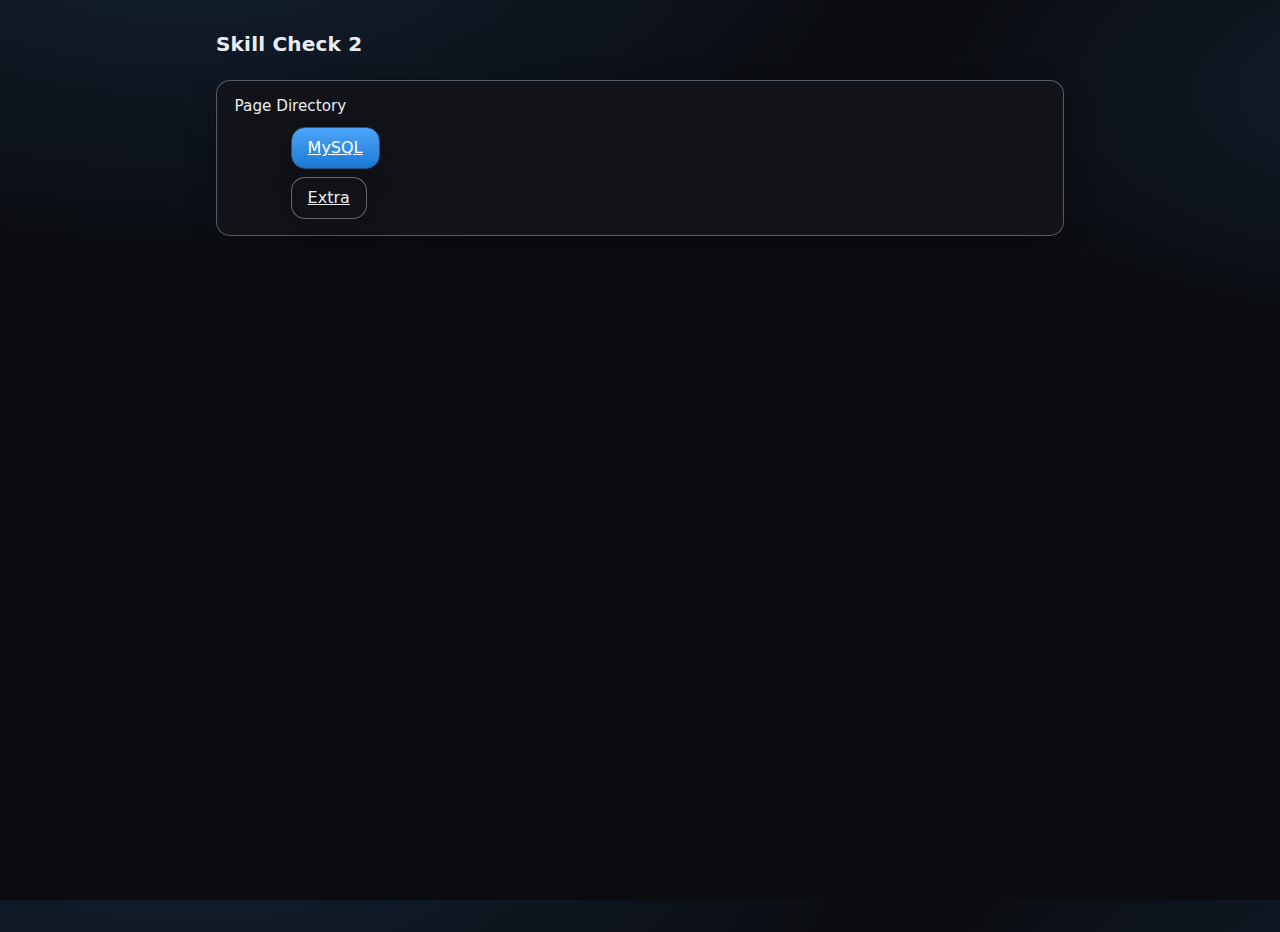
<file: index.html>
<!DOCTYPE html>
<html lang="en" data-theme="dark"> <!-- remove data-theme to follow system -->
<head>
  <meta charset="UTF-8" />
  <meta name="viewport" content="width=device-width, initial-scale=1.0" />
  <title>Skill Check 2</title>
  <link rel="stylesheet" href="./styles/styles.css" />
</head>
<body class="container">
  <header>
    <h1 class="title">Skill Check 2</h1>
  </header>

  <main class="grid" style="grid-template-columns: 1fr;">
    <section class="card">
      <div class="row" style="justify-content: space-between; align-items: baseline;">
        <label class="label" for="dir-list">Page Directory</label>
      </div>

      <!-- Directory list -->
      <ol id="dir-list" style="margin: .75rem 0 0 1rem;">
        <li class="row" style="margin-bottom: .5rem;">
          <a class="btn btn--primary" href="./pages/mysql.html">MySQL</a>
        </li>
        <li class="row">
          <a class="btn" href="./pages/extra.html">Extra</a>
        </li>
      </ol>
    </section>
  </main>
</body>
</html>
</file>
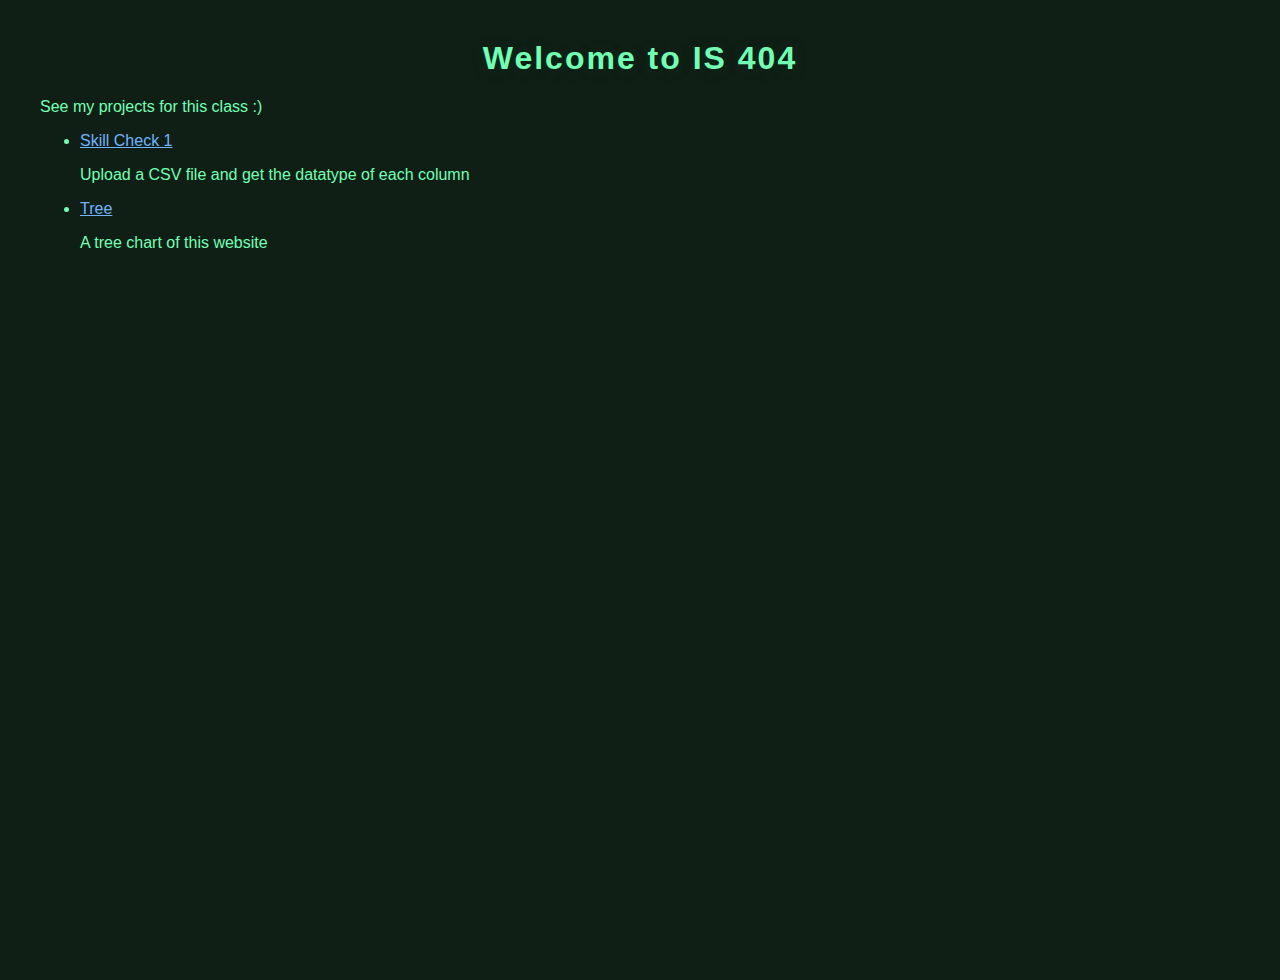
<file: site1/index.html>
<!DOCTYPE html>
<html lang="en">
<head>
    <meta charset="UTF-8">
    <meta name="viewport" content="width=device-width, initial-scale=1.0">
    <title>Document</title>
    <link rel="stylesheet" href="styles/style.css">

</head>
<body>
    
    <h1>Welcome to IS 404</h1>
    <p>See my projects for this class :)</p>

    <div>
        <ul>
            <li>
                <a href="./pages/extra.html">Skill Check 1</a>
                <p>Upload a CSV file and get the datatype of each column</p>
            </li>
            <li>
                <a href="./pages/tree.html">Tree</a>
                <p>A tree chart of this website</p>
            </li>
        </ul>
    </div>
    
</body>
</html>
</file>
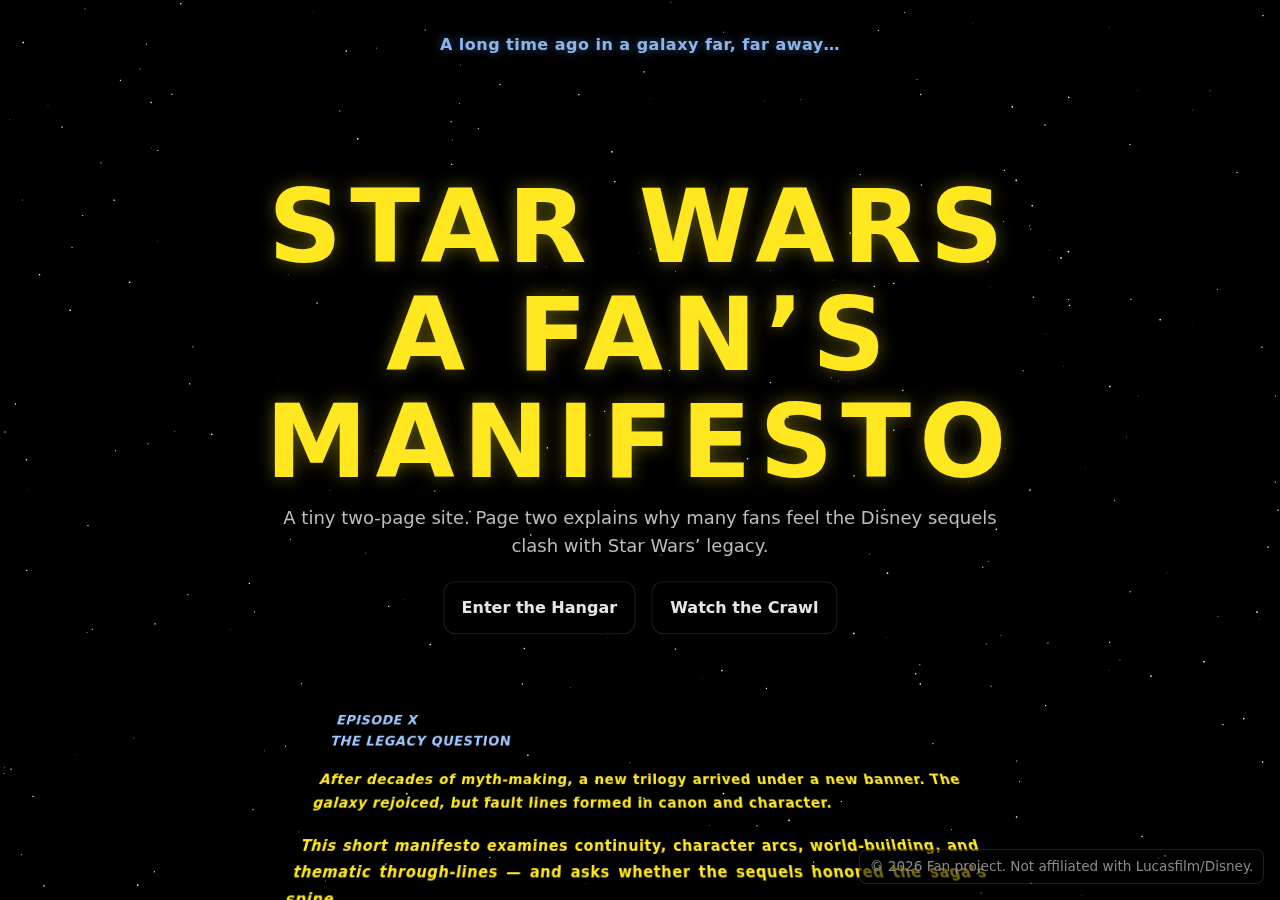
<file: site2/index.html>
<!doctype html>
<html lang="en">
<head>
<meta charset="utf-8" />
<title>A Fan’s Manifesto — Star Wars</title>
<meta name="viewport" content="width=device-width, initial-scale=1" />
<meta name="description" content="A cinematic Star Wars-style cover page that links to a fan manifesto." />
<style>
  :root{
    --bg:#000;
    --fg:#e5e5e5;
    --muted:#bdbdbd;
    --accent:#ffe81f; /* Star-Warsy yellow */
    --panel:rgba(0,0,0,.55);
    --border:rgba(255,255,255,.12);
    --focus:#7fd3ff;
  }
  *{box-sizing:border-box}
  html,body{height:100%;margin:0}
  body{
    background:var(--bg);
    color:var(--fg);
    font:16px/1.6 system-ui,-apple-system,Segoe UI,Roboto,Helvetica,Arial,"Noto Sans","Liberation Sans",sans-serif;
    overflow:hidden; /* cinematic */
  }
  a{color:var(--accent);text-decoration:none}
  a:focus-visible, button:focus-visible{outline:3px solid var(--focus);outline-offset:3px;border-radius:.5rem}
  /* Starfield canvas fills screen */
  canvas#starfield{position:fixed;inset:0;z-index:-1;background:#000}
  /* Top line */
  .intro{
    position:fixed;top:2rem;left:50%;transform:translateX(-50%);
    color:#9ec7ff;text-shadow:0 0 10px rgba(100,160,255,.6);
    font-weight:600;letter-spacing:.03em;opacity:.9
  }
  /* Center logo/style */
  .title{
    position:fixed;top:50%;left:50%;transform:translate(-50%,-60%);
    text-align:center;max-width:min(90vw,900px);padding:0 1rem
  }
  .sw{
    font-weight:900;letter-spacing:.08em;line-height:1.05;margin:0;
    color:var(--accent);text-shadow:0 0 18px rgba(255,232,31,.35);
    font-size:clamp(42px,8vw,104px);
  }
  .tag{
    margin:.5rem 0 1.25rem;color:var(--muted);
    font-size:clamp(14px,2.5vw,18px)
  }
  .actions{display:flex;gap:1rem;justify-content:center;flex-wrap:wrap}
  .btn{
    cursor:pointer;border:1px solid var(--border);background:var(--panel);color:var(--fg);
    padding:.8rem 1.1rem;border-radius:.75rem;font-weight:600;backdrop-filter: blur(6px);
  }
  .btn:hover{border-color:var(--accent);box-shadow:0 0 0 3px rgba(255,232,31,.15) inset}
  /* Opening crawl container */
  .crawl-wrap{
    position:fixed;bottom:0;left:50%;transform:translateX(-50%);
    height:55vh;perspective:400px;width:min(90vw,760px);pointer-events:none
  }
  .crawl{
    position:absolute;bottom:-10vh;width:100%;transform-origin:50% 100%;
    transform:rotateX(22deg);color:var(--accent);text-align:justify;
    font-weight:600;letter-spacing:.04em
  }
  .crawl p{margin:0 0 1.25rem}
  .crawl .episode{color:#9ec7ff}
  .roll{animation:roll 45s linear infinite}
  @keyframes roll{
    0%{transform:rotateX(22deg) translateY(0)}
    100%{transform:rotateX(22deg) translateY(-180vh)}
  }
  /* Skip link for accessibility */
  .skip{position:fixed;left:1rem;top:1rem;background:#00243a;color:#c9efff;border:1px solid #1a5d7c;
        padding:.35rem .6rem;border-radius:.5rem;transform:translateY(-200%);transition:.15s}
  .skip:focus{transform:none}
  footer{
    position:fixed;right:1rem;bottom:1rem;color:#8a8a8a;font-size:.85rem;background:var(--panel);
    padding:.35rem .6rem;border-radius:.5rem;border:1px solid var(--border)
  }
</style>
</head>
<body>
<a class="skip" href="#enter">Skip to Enter</a>
<canvas id="starfield" aria-hidden="true"></canvas>

<div class="intro" aria-hidden="true">A long time ago in a galaxy far, far away…</div>

<div class="title" role="banner" aria-label="Site title">
  <h1 class="sw">STAR WARS<br>A FAN’S MANIFESTO</h1>
  <p class="tag">A tiny two-page site. Page two explains why many fans feel the Disney sequels clash with Star Wars’ legacy.</p>
  <div class="actions">
    <a id="enter" class="btn" href="/manifesto.html">Enter the Hangar</a>
    <a class="btn" href="#crawl" aria-describedby="crawl-desc">Watch the Crawl</a>
  </div>
</div>

<div class="crawl-wrap" id="crawl" aria-live="polite" aria-describedby="crawl-desc">
  <div class="crawl roll">
    <p class="episode">EPISODE X<br>THE LEGACY QUESTION</p>
    <p>After decades of myth-making, a new trilogy arrived under a new banner. The galaxy rejoiced, but fault lines formed in canon and character.</p>
    <p>This short manifesto examines continuity, character arcs, world-building, and thematic through-lines — and asks whether the sequels honored the saga’s spine.</p>
    <p>Board your X-wing and proceed to the hangar…</p>
  </div>
</div>
<p id="crawl-desc" hidden>Animated text scroll with a short introduction to the manifesto.</p>

<footer>&copy; <span id="y"></span> Fan project. Not affiliated with Lucasfilm/Disney.</footer>

<script>
/* Year */
document.getElementById('y').textContent = new Date().getFullYear();

/* Simple starfield */
const c = document.getElementById('starfield');
const ctx = c.getContext('2d');
let stars=[], w=0, h=0, z=0;
function resize(){
  w = c.width = window.innerWidth;
  h = c.height = window.innerHeight;
  stars = Array.from({length: Math.min(400, Math.floor((w*h)/3500))}, () => ({
    x: Math.random()*w,
    y: Math.random()*h,
    z: Math.random()*1 + .2,
    s: Math.random()*1.3 + .2
  }));
}
function tick(){
  ctx.clearRect(0,0,w,h);
  ctx.fillStyle = '#fff';
  for(const st of stars){
    st.y += st.z*0.6;
    if(st.y>h) st.y=0, st.x=Math.random()*w;
    ctx.globalAlpha = Math.min(1, st.s);
    ctx.fillRect(st.x, st.y, st.s, st.s);
  }
  requestAnimationFrame(tick);
}
addEventListener('resize', resize, {passive:true});
resize(); tick();
</script>
</body>
</html>
</file>
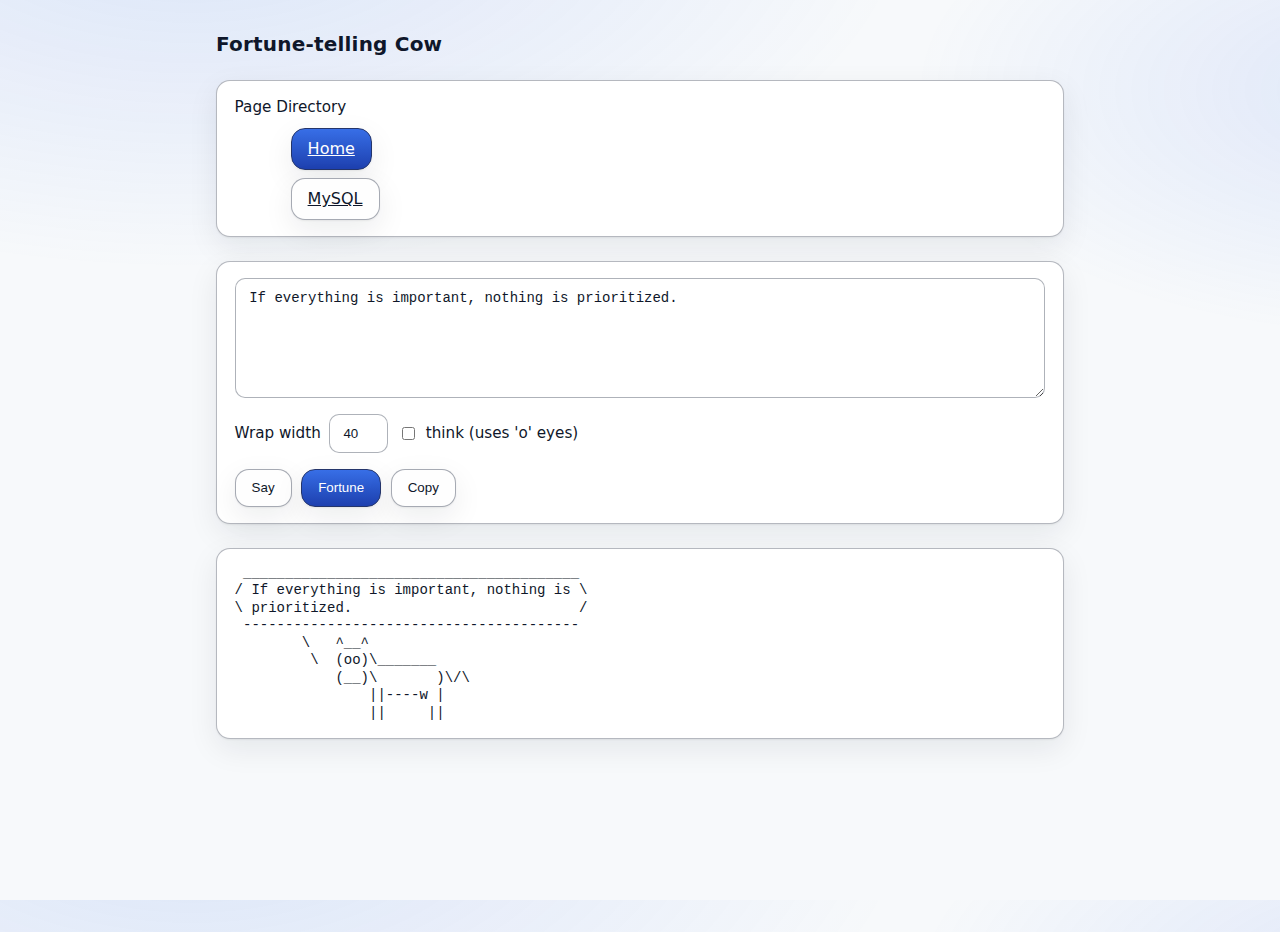
<file: pages/extra.html>
<!doctype html>
<html lang="en" data-theme="light">
<head>
  <meta charset="utf-8" />
  <title>Cowsay + Fortune</title>
  <meta name="viewport" content="width=device-width,initial-scale=1" />
  <link rel="stylesheet" href="../styles/styles.css" />
</head>
<body class="container">
  <!-- …head… -->
<body class="container">
  <header>
    <h1 class="title">Fortune-telling Cow</h1>
  </header>

  <main class="grid" style="grid-template-columns: 1fr;">
    <section class="card">
      <label class="label" for="dir-list">Page Directory</label>
      <ol id="dir-list" style="margin:.75rem 0 0 1rem;">
        <li class="row" style="margin-bottom:.5rem;">
          <a class="btn btn--primary" href="../index.html">Home</a>
        </li>
        <li class="row">
          <a class="btn" href="./mysql.html">MySQL</a>
        </li>
      </ol>
    </section>

    <!-- Controls -->
    <section class="card">
      <div class="controls grid">
        <textarea
          id="msg"
          class="mono input"
          placeholder="Type a message or click Fortune…"
        ></textarea>

        <div class="opts row">
          <label class="label">Wrap width
            <input
              id="width"
              class="input input--number"
              type="number"
              min="10"
              max="80"
              value="40"
            />
          </label>
          <label class="label">
            <input id="think" type="checkbox" />
            think (uses 'o' eyes)
          </label>
        </div>

        <div class="row">
          <button id="btnSay" class="btn">Say</button>
          <button id="btnFortune" class="btn btn--primary">Fortune</button>
          <button id="btnCopy" class="btn">Copy</button>
        </div>
      </div>
    </section>

    <!-- Output -->
    <section class="card">
      <pre id="output" class="mono" aria-live="polite"></pre>
    </section>
  </main>

  <script src="../scripts/scripts.js" defer></script>
</body>
</html>
</file>
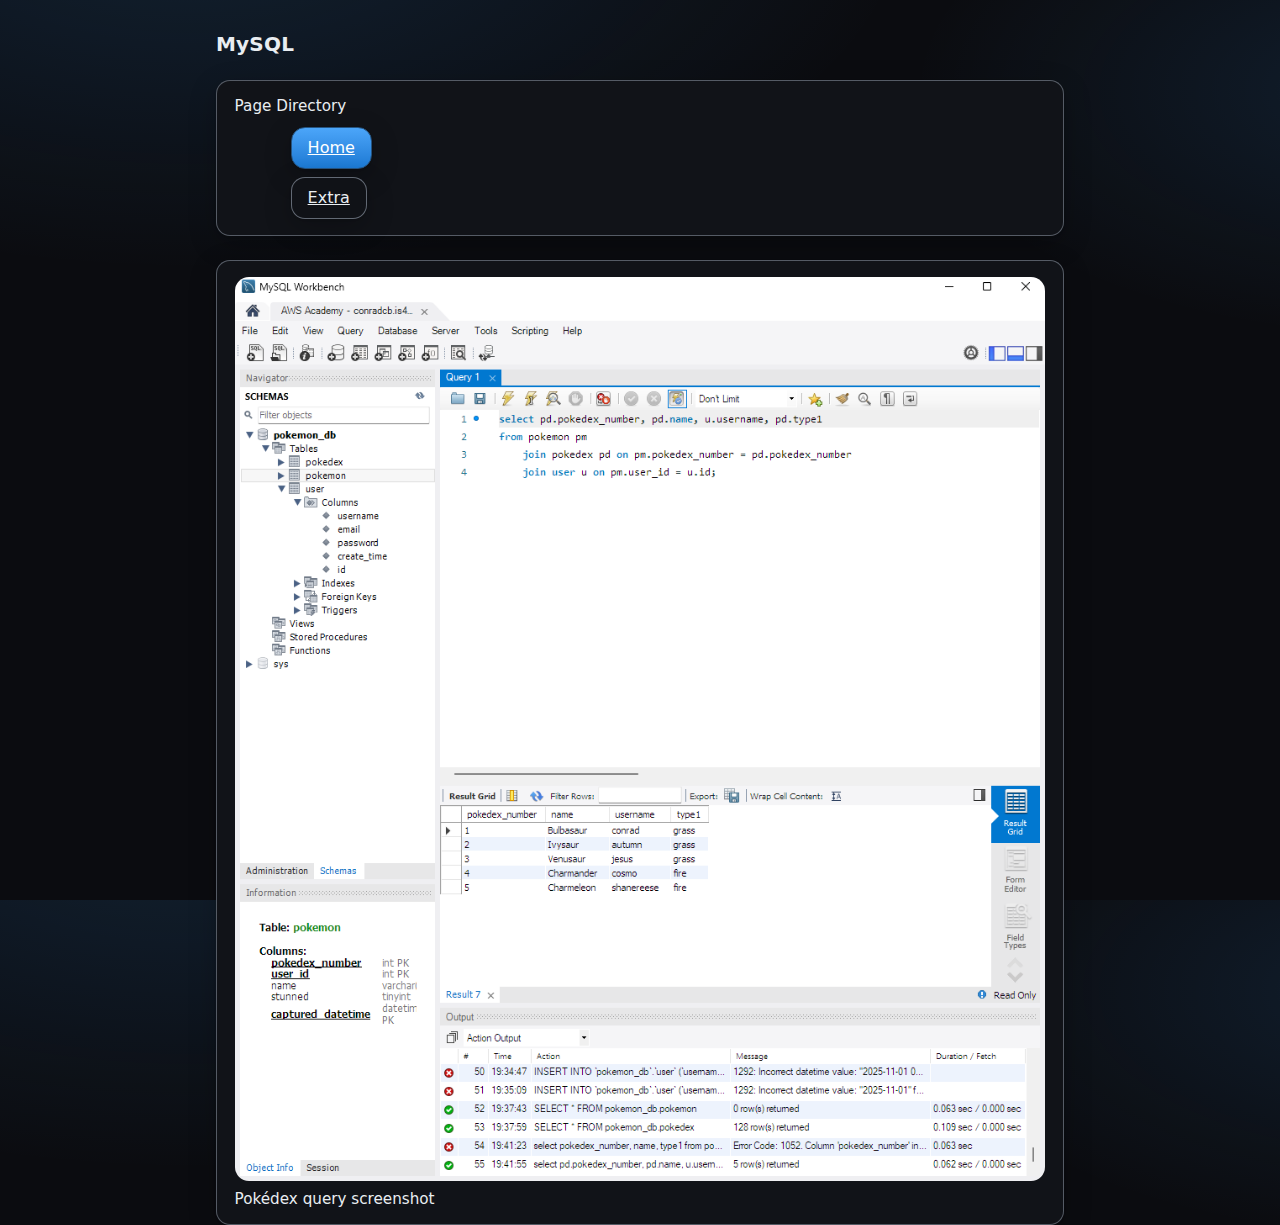
<file: pages/mysql.html>
<!DOCTYPE html>
<html lang="en" data-theme="dark">
<head>
  <meta charset="UTF-8" />
  <meta name="viewport" content="width=device-width, initial-scale=1.0" />
  <title>MySQL · Skill Check 2</title>
  <link rel="stylesheet" href="../styles/styles.css" />
</head>
<body class="container">
  <header>
    <h1 class="title">MySQL</h1>
  </header>

  <main class="grid" style="grid-template-columns: 1fr;">
    <!-- Directory -->
    <section class="card">
      <div class="row" style="justify-content: space-between; align-items: baseline;">
        <label class="label" for="dir-list">Page Directory</label>
      </div>
      <ol id="dir-list" style="margin: .75rem 0 0 1rem;">
        <li class="row" style="margin-bottom: .5rem;">
          <a class="btn btn--primary" href="../index.html">Home</a>
        </li>
        <li class="row">
          <a class="btn" href="./extra.html">Extra</a>
        </li>
      </ol>
    </section>

    <!-- Screenshot / content -->
    <section class="card">
      <figure style="margin:0;">
        <img
          src="../img/pokedex_query.png"
          alt="Screenshot of a Pokédex SQL query result"
          style="display:block; max-width:100%; height:auto; border-radius: var(--radius);"
        />
        <figcaption class="label" style="margin-top:.6rem;">
          Pokédex query screenshot
        </figcaption>
      </figure>
    </section>
  </main>
</body>
</html>
</file>
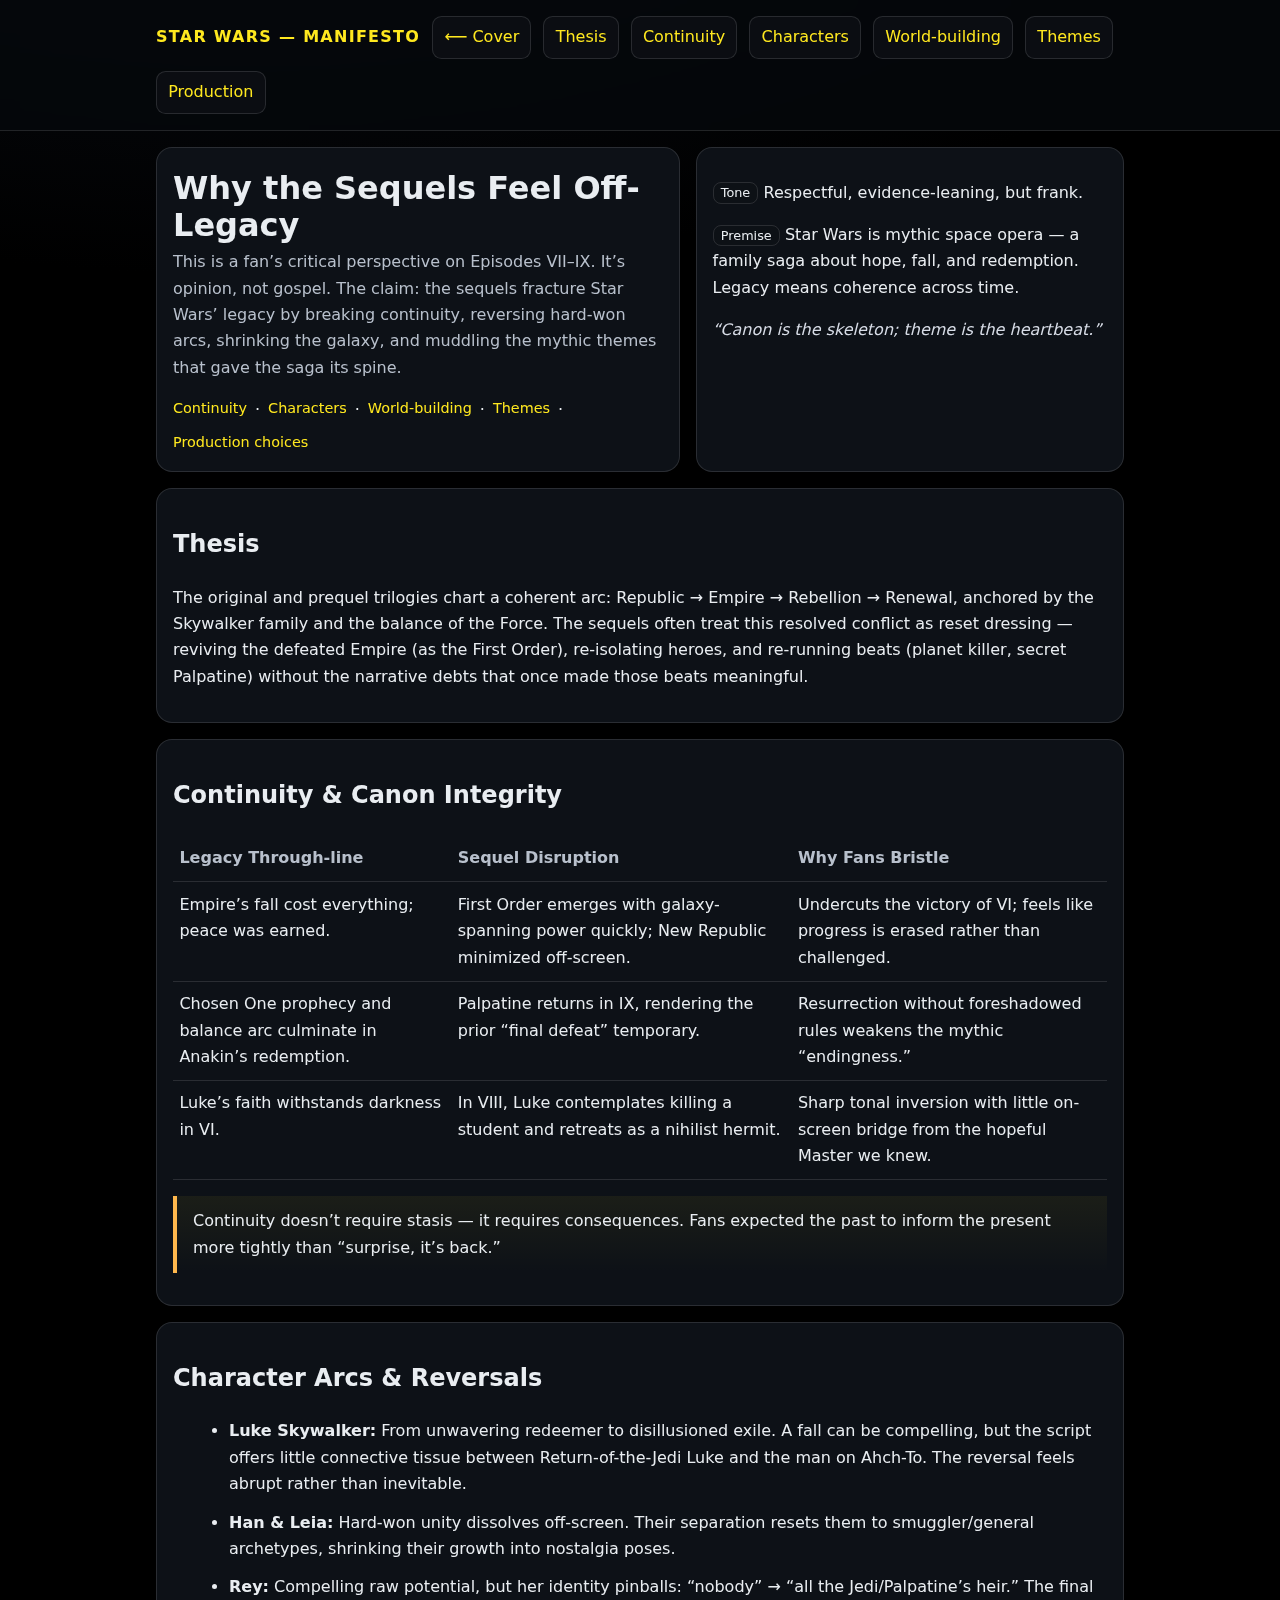
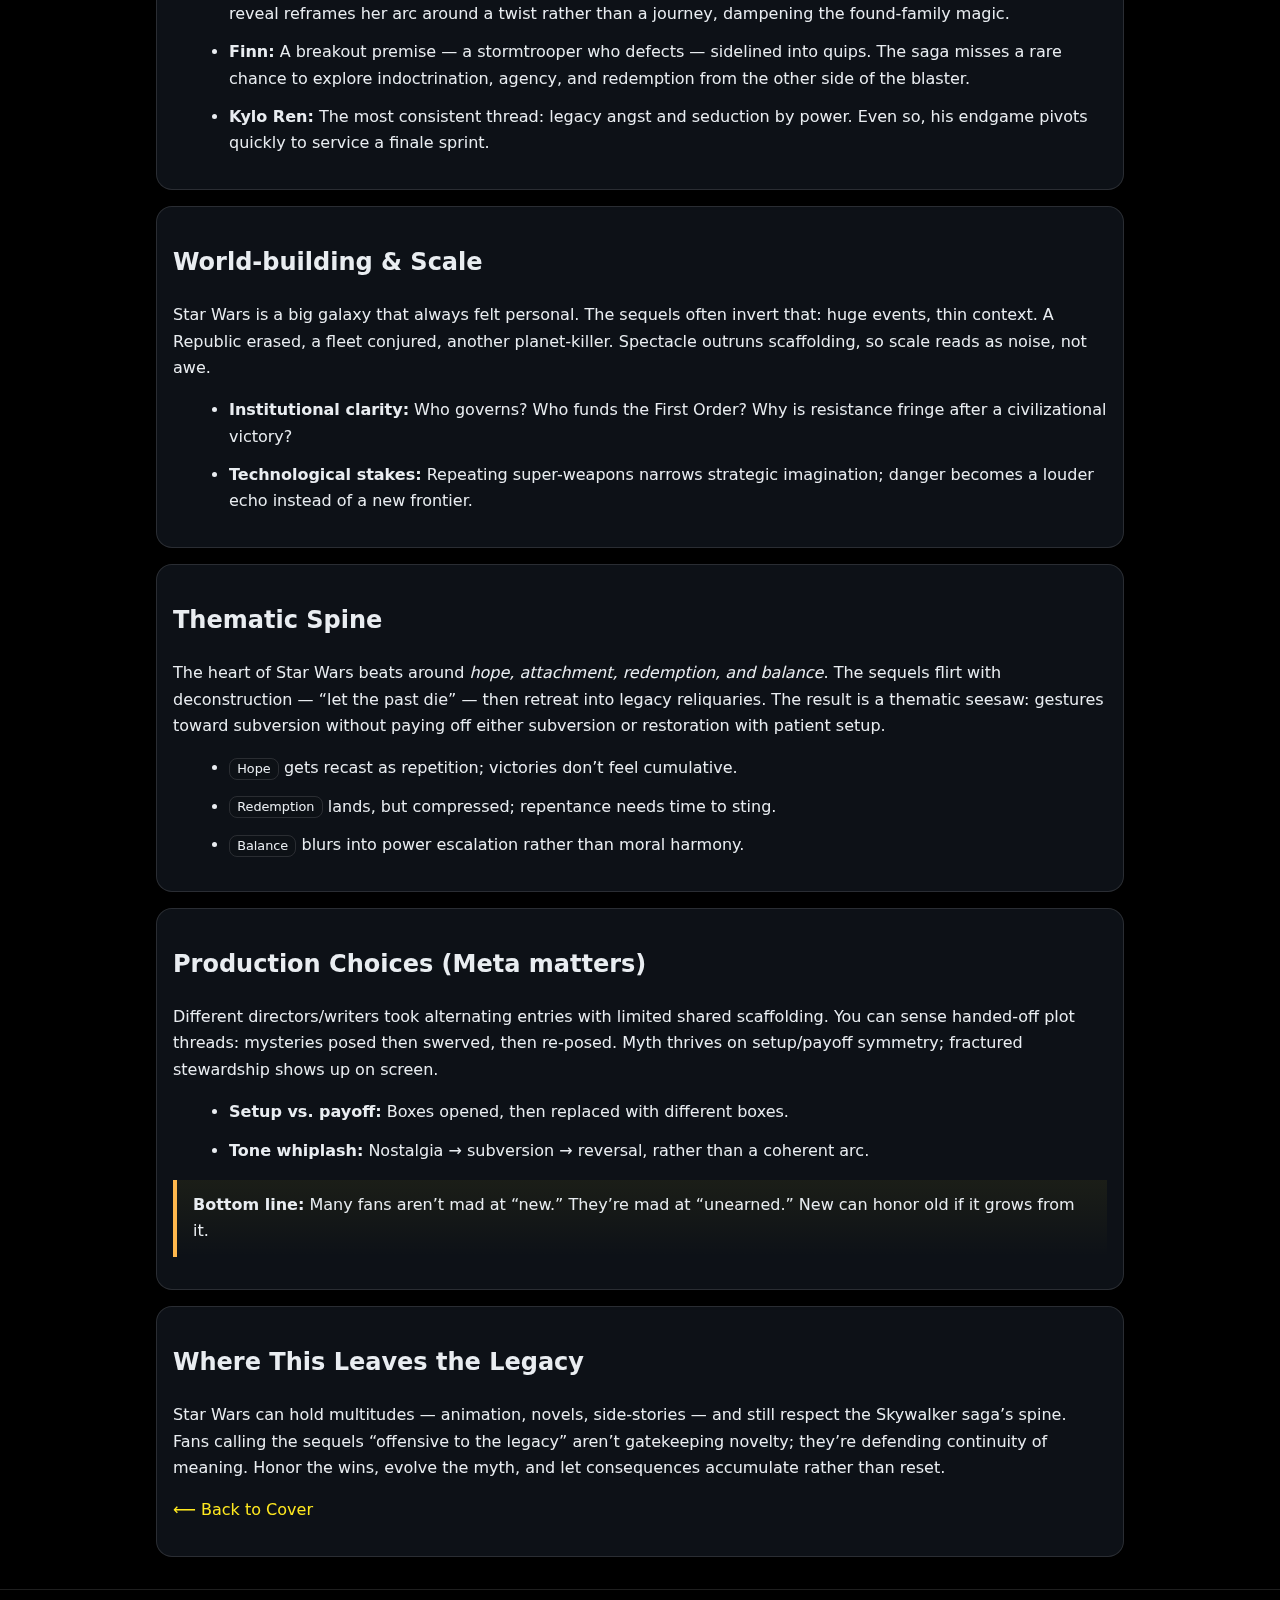
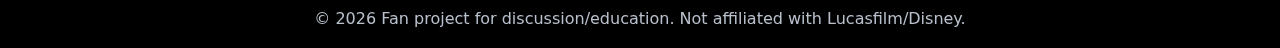
<file: site2/manifesto.html>
<!doctype html>
<html lang="en">
<head>
<meta charset="utf-8" />
<title>Star Wars Manifesto — Legacy & the Disney Sequels</title>
<meta name="viewport" content="width=device-width, initial-scale=1" />
<meta name="description" content="A concise, sourced-by-fan-memory manifesto on how the Disney sequel trilogy clashes with Star Wars’ legacy." />
<style>
  :root{
    --bg:#05070b;
    --fg:#e9edf1;
    --muted:#b8c0cc;
    --accent:#ffe81f;
    --panel:rgba(14,17,23,.7);
    --card:#0d1117;
    --border:rgba(255,255,255,.12);
    --good:#57e389;
    --warn:#ffb84d;
    --bad:#ff6464;
    --focus:#7fd3ff;
  }
  *{box-sizing:border-box}
  html,body{margin:0;min-height:100%}
  body{
    background:radial-gradient(1200px 600px at 20% -10%, #0a0e16 0%, #05070b 60%, #000 100%);
    color:var(--fg);font:16px/1.65 system-ui,-apple-system,Segoe UI,Roboto,Helvetica,Arial,"Noto Sans","Liberation Sans",sans-serif;
  }
  a{color:var(--accent);text-decoration:none}
  a:hover{text-decoration:underline}
  a:focus-visible, button:focus-visible{outline:3px solid var(--focus);outline-offset:3px;border-radius:.5rem}
  header{
    position:sticky;top:0;background:rgba(5,7,11,.8);backdrop-filter: blur(8px);
    border-bottom:1px solid var(--border);z-index:10
  }
  .wrap{max-width:min(1000px,92vw);margin:0 auto;padding:1rem}
  nav{display:flex;gap:.75rem;align-items:center;flex-wrap:wrap}
  .brand{color:var(--accent);font-weight:900;letter-spacing:.08em}
  .pill{padding:.45rem .7rem;border:1px solid var(--border);border-radius:.6rem;background:var(--panel)}
  main{padding:2rem 0;display:grid;gap:1rem}
  h1{margin:.4rem 0 0;line-height:1.15}
  .lead{color:var(--muted);margin:.35rem 0 1rem}
  .grid{display:grid;gap:1rem}
  @media (min-width:860px){ .grid{grid-template-columns:1.1fr .9fr} }
  .card{background:var(--card);border:1px solid var(--border);border-radius:1rem;padding:1rem}
  .badge{font-size:.8rem;border-radius:.5rem;padding:.15rem .45rem;border:1px solid var(--border);background:var(--panel)}
  .list{display:grid;gap:.75rem}
  .list li{margin-left:1rem}
  .callout{border-left:4px solid var(--warn);padding:.75rem 1rem;background:linear-gradient(180deg, rgba(255,232,31,.06), transparent)}
  footer{border-top:1px solid var(--border);color:var(--muted);padding:1rem;margin-top:1rem;text-align:center}
  /* subtle parallax stars */
  .bg-stars{position:fixed;inset:0;z-index:-1;pointer-events:none;background:
    radial-gradient(1px 1px at 10% 20%, #ffffff7a 50%, transparent 51%),
    radial-gradient(1px 1px at 80% 30%, #ffffff80 50%, transparent 51%),
    radial-gradient(1px 1px at 30% 70%, #ffffff6b 50%, transparent 51%),
    radial-gradient(1px 1px at 60% 80%, #ffffff5c 50%, transparent 51%),
    radial-gradient(1px 1px at 50% 40%, #ffffff85 50%, transparent 51%);
    opacity:.55}
  .toc{display:flex;gap:.5rem;flex-wrap:wrap}
  .toc a{font-size:.9rem}
  .quote{font-style:italic;color:#d7dce6}
  .table{width:100%;border-collapse:collapse;margin:.5rem 0}
  .table th,.table td{border-bottom:1px solid var(--border);padding:.6rem .4rem;vertical-align:top}
  .table th{color:var(--muted);text-align:left;font-weight:600}
</style>
</head>
<body>
<div class="bg-stars" aria-hidden="true"></div>

<header>
  <div class="wrap">
    <nav>
      <span class="brand">STAR WARS — MANIFESTO</span>
      <a class="pill" href="/index.html" aria-label="Back to cover">⟵ Cover</a>
      <a class="pill" href="#thesis">Thesis</a>
      <a class="pill" href="#continuity">Continuity</a>
      <a class="pill" href="#characters">Characters</a>
      <a class="pill" href="#world">World-building</a>
      <a class="pill" href="#themes">Themes</a>
      <a class="pill" href="#production">Production</a>
    </nav>
  </div>
</header>

<main class="wrap">
  <section class="grid">
    <div class="card">
      <h1>Why the Sequels Feel Off-Legacy</h1>
      <p class="lead">This is a fan’s critical perspective on Episodes VII–IX. It’s opinion, not gospel. The claim: the sequels fracture Star Wars’ legacy by breaking continuity, reversing hard-won arcs, shrinking the galaxy, and muddling the mythic themes that gave the saga its spine.</p>
      <div class="toc">
        <a href="#continuity">Continuity</a> ·
        <a href="#characters">Characters</a> ·
        <a href="#world">World-building</a> ·
        <a href="#themes">Themes</a> ·
        <a href="#production">Production choices</a>
      </div>
    </div>

    <aside class="card">
      <p><span class="badge">Tone</span> Respectful, evidence-leaning, but frank.</p>
      <p><span class="badge">Premise</span> Star Wars is mythic space opera — a family saga about hope, fall, and redemption. Legacy means coherence across time.</p>
      <p class="quote">“Canon is the skeleton; theme is the heartbeat.”</p>
    </aside>
  </section>

  <section id="thesis" class="card">
    <h2>Thesis</h2>
    <p>The original and prequel trilogies chart a coherent arc: Republic → Empire → Rebellion → Renewal, anchored by the Skywalker family and the balance of the Force. The sequels often treat this resolved conflict as reset dressing — reviving the defeated Empire (as the First Order), re-isolating heroes, and re-running beats (planet killer, secret Palpatine) without the narrative debts that once made those beats meaningful.</p>
  </section>

  <section id="continuity" class="card">
    <h2>Continuity & Canon Integrity</h2>
    <table class="table" aria-describedby="continuity-note">
      <thead>
        <tr><th>Legacy Through-line</th><th>Sequel Disruption</th><th>Why Fans Bristle</th></tr>
      </thead>
      <tbody>
        <tr>
          <td>Empire’s fall cost everything; peace was earned.</td>
          <td>First Order emerges with galaxy-spanning power quickly; New Republic minimized off-screen.</td>
          <td>Undercuts the victory of VI; feels like progress is erased rather than challenged.</td>
        </tr>
        <tr>
          <td>Chosen One prophecy and balance arc culminate in Anakin’s redemption.</td>
          <td>Palpatine returns in IX, rendering the prior “final defeat” temporary.</td>
          <td>Resurrection without foreshadowed rules weakens the mythic “endingness.”</td>
        </tr>
        <tr>
          <td>Luke’s faith withstands darkness in VI.</td>
          <td>In VIII, Luke contemplates killing a student and retreats as a nihilist hermit.</td>
          <td>Sharp tonal inversion with little on-screen bridge from the hopeful Master we knew.</td>
        </tr>
      </tbody>
    </table>
    <p id="continuity-note" class="callout">Continuity doesn’t require stasis — it requires consequences. Fans expected the past to inform the present more tightly than “surprise, it’s back.”</p>
  </section>

  <section id="characters" class="card">
    <h2>Character Arcs & Reversals</h2>
    <ul class="list">
      <li><strong>Luke Skywalker:</strong> From unwavering redeemer to disillusioned exile. A fall can be compelling, but the script offers little connective tissue between Return-of-the-Jedi Luke and the man on Ahch-To. The reversal feels abrupt rather than inevitable.</li>
      <li><strong>Han & Leia:</strong> Hard-won unity dissolves off-screen. Their separation resets them to smuggler/general archetypes, shrinking their growth into nostalgia poses.</li>
      <li><strong>Rey:</strong> Compelling raw potential, but her identity pinballs: “nobody” → “all the Jedi/Palpatine’s heir.” The final reveal reframes her arc around a twist rather than a journey, dampening the found-family magic.</li>
      <li><strong>Finn:</strong> A breakout premise — a stormtrooper who defects — sidelined into quips. The saga misses a rare chance to explore indoctrination, agency, and redemption from the other side of the blaster.</li>
      <li><strong>Kylo Ren:</strong> The most consistent thread: legacy angst and seduction by power. Even so, his endgame pivots quickly to service a finale sprint.</li>
    </ul>
  </section>

  <section id="world" class="card">
    <h2>World-building & Scale</h2>
    <p>Star Wars is a big galaxy that always felt personal. The sequels often invert that: huge events, thin context. A Republic erased, a fleet conjured, another planet-killer. Spectacle outruns scaffolding, so scale reads as noise, not awe.</p>
    <ul class="list">
      <li><strong>Institutional clarity:</strong> Who governs? Who funds the First Order? Why is resistance fringe after a civilizational victory?</li>
      <li><strong>Technological stakes:</strong> Repeating super-weapons narrows strategic imagination; danger becomes a louder echo instead of a new frontier.</li>
    </ul>
  </section>

  <section id="themes" class="card">
    <h2>Thematic Spine</h2>
    <p>The heart of Star Wars beats around <em>hope, attachment, redemption, and balance</em>. The sequels flirt with deconstruction — “let the past die” — then retreat into legacy reliquaries. The result is a thematic seesaw: gestures toward subversion without paying off either subversion or restoration with patient setup.</p>
    <ul class="list">
      <li><span class="badge">Hope</span> gets recast as repetition; victories don’t feel cumulative.</li>
      <li><span class="badge">Redemption</span> lands, but compressed; repentance needs time to sting.</li>
      <li><span class="badge">Balance</span> blurs into power escalation rather than moral harmony.</li>
    </ul>
  </section>

  <section id="production" class="card">
    <h2>Production Choices (Meta matters)</h2>
    <p>Different directors/writers took alternating entries with limited shared scaffolding. You can sense handed-off plot threads: mysteries posed then swerved, then re-posed. Myth thrives on setup/payoff symmetry; fractured stewardship shows up on screen.</p>
    <ul class="list">
      <li><strong>Setup vs. payoff:</strong> Boxes opened, then replaced with different boxes.</li>
      <li><strong>Tone whiplash:</strong> Nostalgia → subversion → reversal, rather than a coherent arc.</li>
    </ul>
    <p class="callout"><strong>Bottom line:</strong> Many fans aren’t mad at “new.” They’re mad at “unearned.” New can honor old if it grows from it.</p>
  </section>

  <section class="card">
    <h2>Where This Leaves the Legacy</h2>
    <p>Star Wars can hold multitudes — animation, novels, side-stories — and still respect the Skywalker saga’s spine. Fans calling the sequels “offensive to the legacy” aren’t gatekeeping novelty; they’re defending continuity of meaning. Honor the wins, evolve the myth, and let consequences accumulate rather than reset.</p>
    <p><a href="/index.html">⟵ Back to Cover</a></p>
  </section>
</main>

<footer>
  &copy; <span id="y"></span> Fan project for discussion/education. Not affiliated with Lucasfilm/Disney.
</footer>

<script>document.getElementById('y').textContent = new Date().getFullYear();</script>
</body>
</html>
</file>
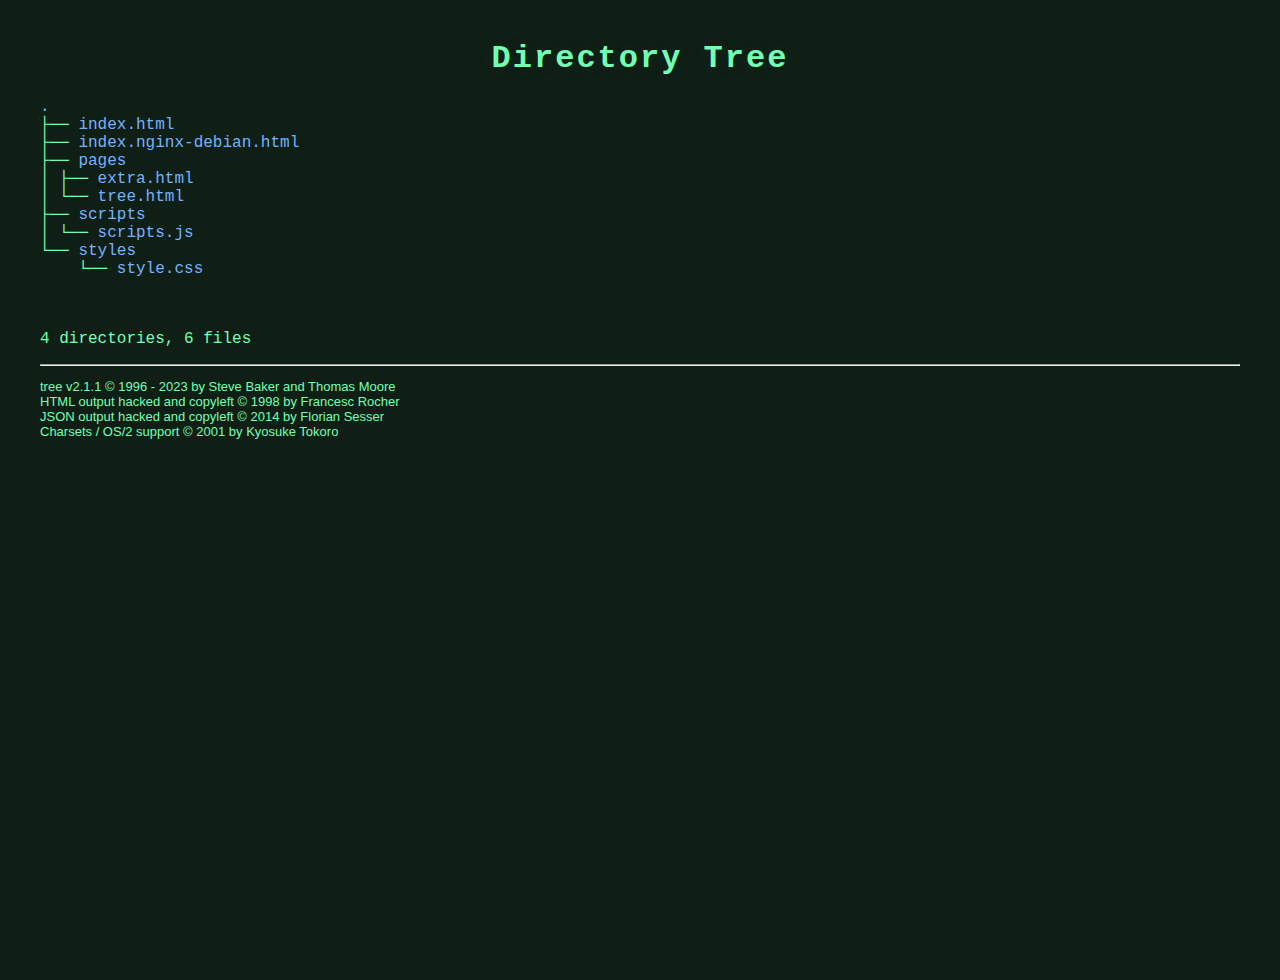
<file: site1/pages/tree.html>
<!DOCTYPE html>
<html>
<head>
 <meta http-equiv="Content-Type" content="text/html; charset=UTF-8">
 <meta name="Author" content="Made by 'tree'">
 <meta name="GENERATOR" content="tree v2.1.1 © 1996 - 2023 by Steve Baker, Thomas Moore, Francesc Rocher, Florian Sesser, Kyosuke Tokoro">
 <title>Directory Tree</title>
<link rel="stylesheet" href="../styles/style.css">
 <style type="text/css">
  BODY { font-family : monospace, sans-serif;}
  A:visited { text-decoration : none; margin : 0px; padding : 0px;}
  A:link    { text-decoration : none; margin : 0px; padding : 0px;}
  A:hover   { text-decoration: underline; background-color : yellow; margin : 0px; padding : 0px;}
  A:active  { margin : 0px; padding : 0px;}
  .VERSION { font-size: small; font-family : arial, sans-serif; }
  .NORM  { color: black;  }
  .FIFO  { color: purple; }
  .CHAR  { color: yellow; }
  .DIR   { color: blue;   }
  .BLOCK { color: yellow; }
  .LINK  { color: aqua;   }
  .SOCK  { color: fuchsia;}
  .EXEC  { color: green;  }
 </style>
</head>
<body>
        <h1>Directory Tree</h1><p>
        <a href="../">.</a><br>
        ├── <a href="../index.html">index.html</a><br>
        ├── <a href="../index.nginx-debian.html">index.nginx-debian.html</a><br>
        ├── <a href="../pages/">pages</a><br>
        │   ├── <a href="../pages/extra.html">extra.html</a><br>
        │   └── <a href="../pages/tree.html">tree.html</a><br>
        ├── <a href="../scripts/">scripts</a><br>
        │   └── <a href="../scripts/scripts.js">scripts.js</a><br>
        └── <a href="../styles/">styles</a><br>
        &nbsp;&nbsp;&nbsp; └── <a href="../styles/style.css">style.css</a><br>
<br><br><p>

4 directories, 6 files

</p>
        <hr>
        <p class="VERSION">
                 tree v2.1.1 © 1996 - 2023 by Steve Baker and Thomas Moore <br>
                 HTML output hacked and copyleft © 1998 by Francesc Rocher <br>
                 JSON output hacked and copyleft © 2014 by Florian Sesser <br>
                 Charsets / OS/2 support © 2001 by Kyosuke Tokoro
        </p>
</body>
</html>
</file>
<file: styles/styles.css>
/* =========================
   Shared UI Styles (Modern)
   ========================= */
:root {
  color-scheme: light dark;

  /* ---- Brandable palette (tweak these 6) ---- */
  --bg: #0b0c10;            /* page background (dark mode fallback) */
  --surface: #111318;       /* cards/controls surface */
  --text: #e9edf1;          /* primary text */
  --muted: #9aa4b2;         /* secondary text/borders */
  --accent: #3aa0ff;        /* brand accent (links, primary buttons) */
  --accent-strong: #1b79d3; /* accent pressed/strong */

  /* ---- Semantic tones from accent ---- */
  --ring: color-mix(in hsl, var(--accent) 45%, transparent);
  --shadow: 0 1px 2px rgba(0,0,0,.12), 0 8px 28px rgba(0,0,0,.22);
  --radius: 14px;

  --mono: ui-monospace, Menlo, Consolas, "Liberation Mono", monospace;
  --sans: system-ui, -apple-system, "Segoe UI", Roboto, Arial, sans-serif;
}

/* Light theme overrides (system) */
@media (prefers-color-scheme: light) {
  :root {
    --bg: #f7f9fb;
    --surface: #ffffff;
    --text: #0f172a;
    --muted: #6b7280;
    --accent: #2563eb;        /* tailored blue */
    --accent-strong: #1e40af;
    --ring: color-mix(in hsl, var(--accent) 35%, transparent);
    --shadow: 0 1px 2px rgba(0,0,0,.06), 0 10px 30px rgba(10,20,40,.08);
  }
}

/* Optional manual theme hook: add data-theme="light" or "dark" on <html> */
html[data-theme="light"] {
  --bg: #f7f9fb;
  --surface: #ffffff;
  --text: #0f172a;
  --muted: #6b7280;
  --accent: #2563eb;
  --accent-strong: #1e40af;
  --ring: color-mix(in hsl, var(--accent) 35%, transparent);
  --shadow: 0 1px 2px rgba(0,0,0,.06), 0 10px 30px rgba(10,20,40,.08);
}
html[data-theme="dark"] {
  --bg: #0b0c10;
  --surface: #111318;
  --text: #e9edf1;
  --muted: #9aa4b2;
  --accent: #3aa0ff;
  --accent-strong: #1b79d3;
  --ring: color-mix(in hsl, var(--accent) 45%, transparent);
  --shadow: 0 1px 2px rgba(0,0,0,.12), 0 8px 28px rgba(0,0,0,.22);
}

/* ===== Page ===== */
* { box-sizing: border-box; }
html, body { height: 100%; }
body.container {
  font-family: var(--sans);
  color: var(--text);
  background:
    radial-gradient(1200px 600px at 15% -10%, color-mix(in hsl, var(--accent) 14%, transparent), transparent 60%),
    radial-gradient(900px 450px at 110% 10%, color-mix(in hsl, var(--accent) 12%, transparent), transparent 55%),
    var(--bg);
  margin: 2rem auto;
  padding: 0 1rem;
  max-width: 880px;
}

/* ===== Typography ===== */
.title {
  font-weight: 700;
  letter-spacing: .2px;
  font-size: 1.25rem;
  margin: 0 0 1rem;
}

/* ===== Layout helpers ===== */
.grid { display: grid; gap: 1rem; align-items: start; }
.row { display: flex; gap: .6rem; align-items: center; flex-wrap: wrap; }

/* ===== Inputs & labels ===== */
.input {
  width: 100%;
  padding: .7rem .85rem;
  border-radius: calc(var(--radius) - 4px);
  border: 1px solid color-mix(in hsl, var(--muted) 55%, transparent);
  background: color-mix(in hsl, var(--surface) 92%, var(--bg) 8%);
  color: var(--text);
  box-shadow: inset 0 1px 0 rgba(255,255,255,.04);
  transition: border-color .15s ease, box-shadow .15s ease, background-color .15s ease;
}
.input:hover {
  border-color: color-mix(in hsl, var(--accent) 35%, var(--muted) 65%);
}
.input:focus {
  outline: none;
  border-color: var(--accent);
  box-shadow:
    0 0 0 4px var(--ring),
    inset 0 1px 0 rgba(255,255,255,.05);
}
.input--number { width: 8ch; }
textarea.input { min-height: 120px; resize: vertical; }

.label {
  display: inline-flex;
  align-items: center;
  gap: .5rem;
  font-size: .95rem;
  color: var(--text);
}

/* ===== Buttons ===== */
.btn {
  --btn-bg: color-mix(in hsl, var(--surface) 85%, var(--bg) 15%);
  --btn-border: color-mix(in hsl, var(--muted) 60%, transparent);
  padding: .65rem 1rem;
  border-radius: var(--radius);
  border: 1px solid var(--btn-border);
  background: var(--btn-bg);
  color: var(--text);
  cursor: pointer;
  box-shadow: var(--shadow);
  transition: transform .05s ease, filter .15s ease, border-color .15s ease, background-color .15s ease;
}
.btn:hover { filter: brightness(1.04); border-color: color-mix(in hsl, var(--accent) 30%, var(--muted)); }
.btn:active { transform: translateY(1px); }

/* Emphasized action */
.btn--primary {
  --btn-bg: linear-gradient(
      180deg,
      color-mix(in hsl, var(--accent) 94%, white 6%) 0%,
      var(--accent-strong) 100%
    );
  --btn-border: color-mix(in hsl, var(--accent-strong) 70%, black 30%);
  color: white;
}
.btn--primary:hover { filter: brightness(1.03); }
.btn--primary:focus { box-shadow: 0 0 0 4px var(--ring); }

/* ===== Output card ===== */
.card {
  margin-top: .5rem;
  padding: 1rem 1.1rem;
  border-radius: var(--radius);
  background: var(--surface);
  box-shadow: var(--shadow);
  border: 1px solid color-mix(in hsl, var(--muted) 50%, transparent);
}

/* Monospace output stays crisp; no ligature weirdness */
.mono {
  font-family: var(--mono);
  font-size: 14px;
  line-height: 1.25;
  white-space: pre;
  tab-size: 2;
  margin: 0;
  overflow: auto;
  font-variant-ligatures: none;
}

/* ===== Utilities ===== */
a { color: var(--accent); }
a:hover { text-decoration: underline; }

/* ===== Small screens ===== */
@media (max-width: 520px) {
  .title { font-size: 1.12rem; }
}
</file>
<file: site1/styles/style.css>
body {
  font-family: 'Segoe UI', 'Arial', sans-serif;
  background: #101f16;
  margin: 40px;
  min-height: 100vh;
  color: #72ffb3;
}

h1 {
  color: #72ffb3;
  text-align: center;
  margin-top: 40px;
  font-weight: bold;
  letter-spacing: 2px;
  text-shadow: 0 1px 13px #09412d40;
}

a {
    color: #72b3ff;
}

#home_nav {
    color: #72b3ff;
    text-align: center;
    margin: 20px;
    letter-spacing: 2px;
    text-shadow: 0 1px 13px #09412d40;
}

input[type="file"] {
  display: block;
  margin: 32px auto 30px auto;
  padding: 13px 28px;
  font-size: 1.07rem;
  border: 2px solid #1ff07e;
  border-radius: 10px;
  background: #193524;
  color: #72ffb3;
  transition: border-color 0.2s, background 0.22s;
  outline: none;
}

input[type="file"]:hover,
input[type="file"]:focus {
  border-color: #abffcc;
  background: #122b1e;
}

#tableContainer {
  max-width: 800px;
  margin: 0 auto;
  margin-top: 35px;
  background: #193524;
  border-radius: 16px;
  box-shadow: 0 8px 38px #12f7b74d;
  padding: 31px 20px 24px 20px;
  border: 2.5px solid #1ff07e;
}

table {
  width: 100%;
  border-collapse: collapse;
  font-size: 1.05rem;
  margin: 0 auto;
  background: #0f1c14;
  border-radius: 10px;
  box-shadow: 0 1.2px 12px #298b5844;
  overflow: hidden;
}

th, td {
  padding: 14px 18px;
  text-align: left;
  border: 2px solid #21ba6e;
  color: #abffcc;
}

th {
  background: #1e3a27;
  color: #66ffa6;
  font-weight: bold;
  border-bottom: 2.5px solid #26cc7e;
  letter-spacing: 1.5px;
}

td {
  background: #112b1e;
  transition: background 0.22s;
}

tr:hover td {
  background: #13a474;
  color: #0f1c14;
}

tr:last-child td {
  border-bottom: 2px solid #21ba6e;
}

@media (max-width: 650px) {
  #tableContainer {
    padding: 12px 3px;
    border-radius: 0;
    box-shadow: none;
  }
  table, th, td { font-size: 0.97rem; }
  th, td { padding: 9px 4px; }
}
</file>
